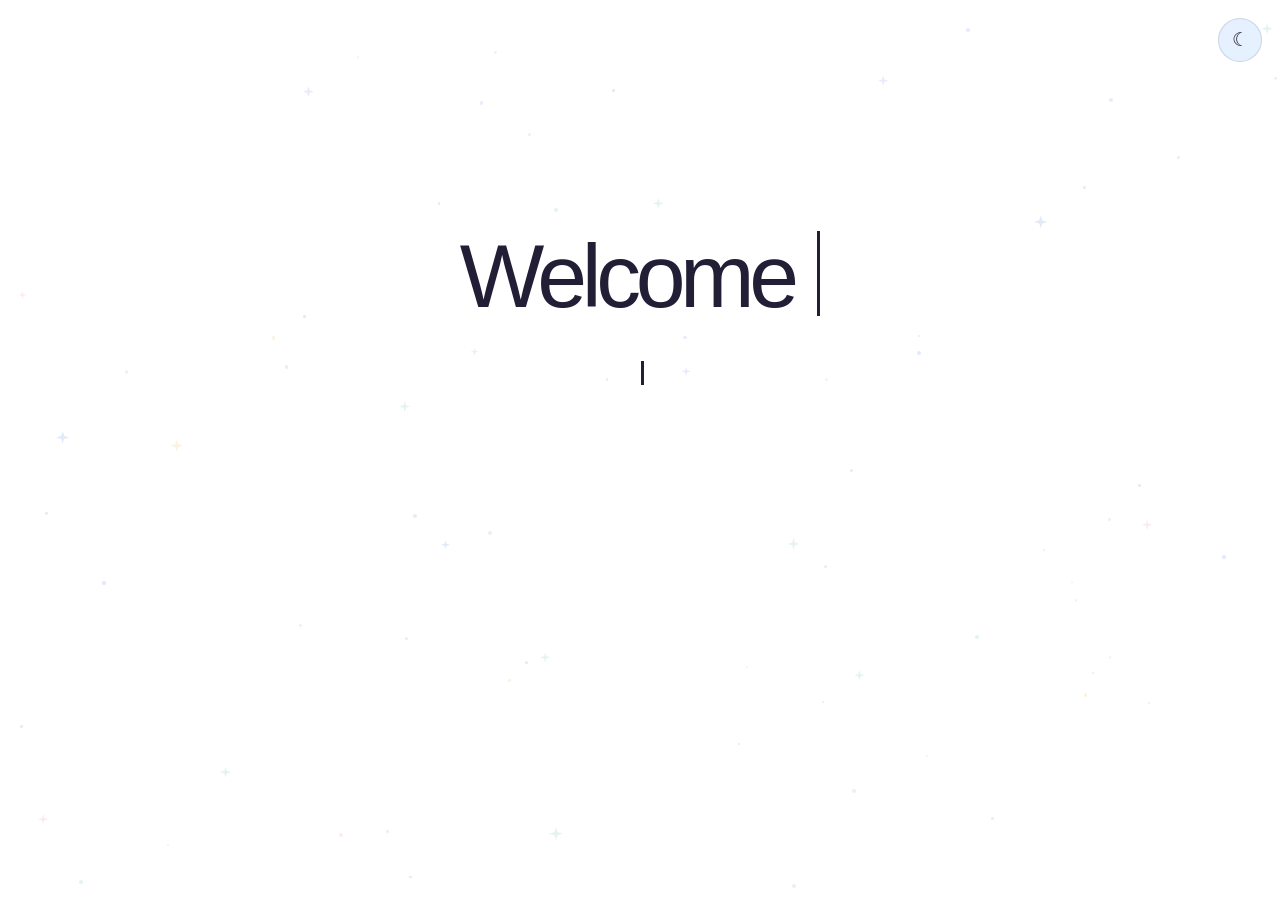
<file: index.html>
<!doctype html>
<html lang="en">
<head>
  <meta charset="utf-8">
  <meta name="viewport" content="width=device-width, initial-scale=1">
  <meta name="description" content="Roya Akrami — electrical engineering, machine learning, embedded systems, hardware integration, and space science.">
  <title>Welcome | Roya Akrami</title>
  <script>try{if(localStorage.getItem('theme')==='dark')document.documentElement.dataset.theme='dark'}catch(e){}</script>
  <link rel="stylesheet" href="styles.css">
  <script src="script.js" defer></script>
</head>
<body class="intro-page" data-page="intro">
  <main class="intro" aria-label="Welcome">
    <h1 class="intro-title"><span id="typed-title">Welcome to Roya's site</span><span class="caret" aria-hidden="true"></span></h1>
    <p class="intro-sub"><span id="typed-sub">Electrical engineering major</span><span class="caret" aria-hidden="true"></span></p>
    <a class="bubble bubble-link enter-bubble bubble-lavender" href="home.html"><span>enter</span></a>
    <p class="intro-hint">click the bubble or press enter</p>
  </main>
</body>
</html>
</file>
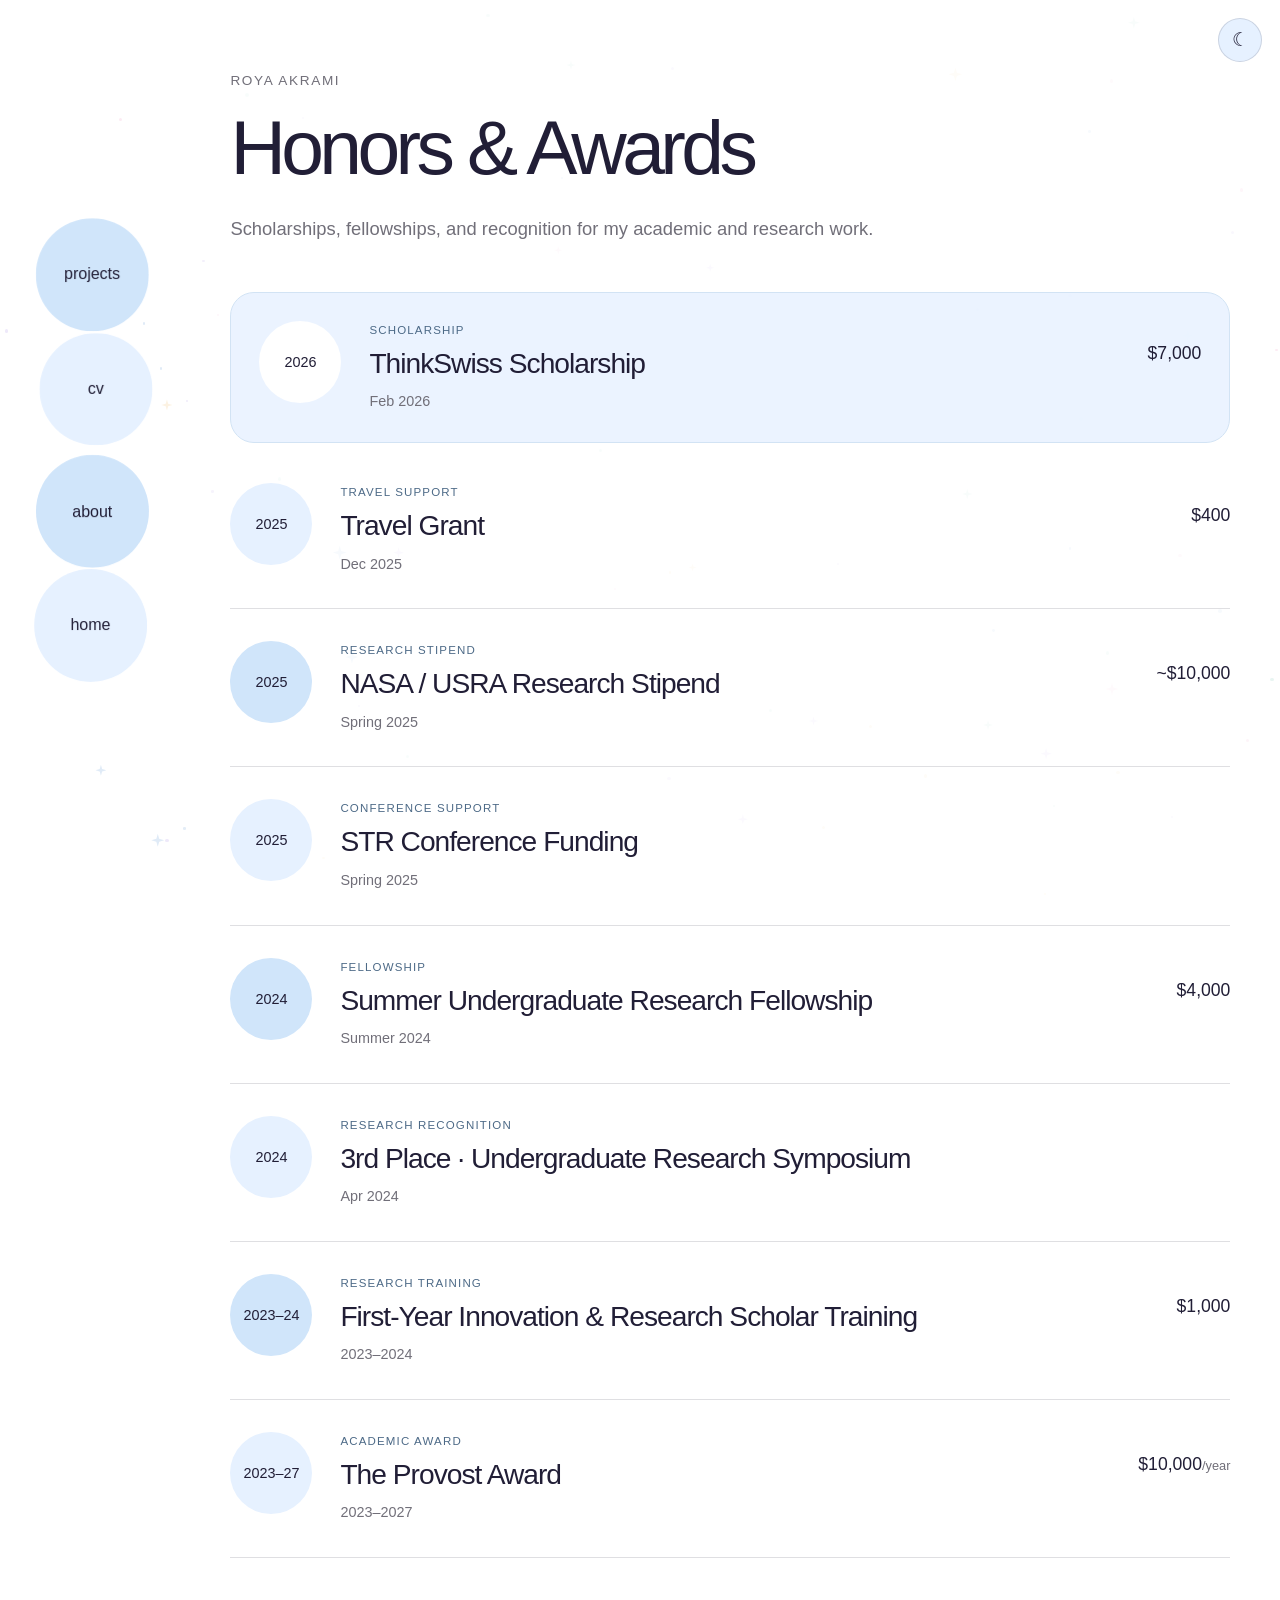
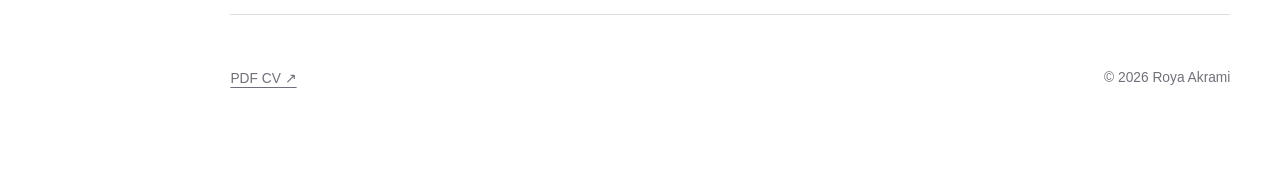
<file: awards.html>
<!doctype html>
<html lang="en">
<head>
  <meta charset="utf-8">
  <meta name="viewport" content="width=device-width, initial-scale=1">
  <meta name="description" content="Roya Akrami's scholarships, fellowships, and research awards.">
  <title>Honors &amp; Awards | Roya Akrami</title>
  <script>try{if(localStorage.getItem('theme')==='dark')document.documentElement.dataset.theme='dark'}catch(e){}</script>
  <link rel="stylesheet" href="styles.css">
  <script src="script.js" defer></script>
</head>
<body class="section-page page-awards" data-page="awards">
  <div class="page-layout">
    <nav class="side-nav" aria-label="Portfolio sections">
      <a class="bubble bubble-link side-bubble bubble-sage" href="projects.html"><span>projects</span></a>
      <a class="bubble bubble-link side-bubble bubble-lavender-light" href="cv.html"><span>cv</span></a>
      <a class="bubble bubble-link side-bubble bubble-sage" href="about.html"><span>about</span></a>
      <a class="bubble bubble-link side-bubble bubble-lavender-light" href="home.html"><span>home</span></a>
    </nav>

    <main class="scroll-content">
      <header class="page-copy content-block">
        <p class="kicker">Roya Akrami</p>
        <h1>Honors &amp; Awards</h1>
        <p>Scholarships, fellowships, and recognition for my academic and research work.</p>
      </header>

      <!-- These are the same eight awards, dates, and amounts from the original page. -->
      <section class="award-list content-block" aria-label="Awards and funding">
        <article class="award-item award-featured">
          <div class="award-year">2026</div>
          <div>
            <p class="award-kind">Scholarship</p>
            <h2>ThinkSwiss Scholarship</h2>
            <p class="award-date">Feb 2026</p>
          </div>
          <span class="award-amount">$7,000</span>
        </article>

        <article class="award-item">
          <div class="award-year">2025</div>
          <div>
            <p class="award-kind">Travel support</p>
            <h2>Travel Grant</h2>
            <p class="award-date">Dec 2025</p>
          </div>
          <span class="award-amount">$400</span>
        </article>

        <article class="award-item">
          <div class="award-year">2025</div>
          <div>
            <p class="award-kind">Research stipend</p>
            <h2>NASA / USRA Research Stipend</h2>
            <p class="award-date">Spring 2025</p>
          </div>
          <span class="award-amount">~$10,000</span>
        </article>

        <article class="award-item">
          <div class="award-year">2025</div>
          <div>
            <p class="award-kind">Conference support</p>
            <h2>STR Conference Funding</h2>
            <p class="award-date">Spring 2025</p>
          </div>
        </article>

        <article class="award-item">
          <div class="award-year">2024</div>
          <div>
            <p class="award-kind">Fellowship</p>
            <h2>Summer Undergraduate Research Fellowship</h2>
            <p class="award-date">Summer 2024</p>
          </div>
          <span class="award-amount">$4,000</span>
        </article>

        <article class="award-item">
          <div class="award-year">2024</div>
          <div>
            <p class="award-kind">Research recognition</p>
            <h2>3rd Place · Undergraduate Research Symposium</h2>
            <p class="award-date">Apr 2024</p>
          </div>
        </article>

        <article class="award-item">
          <div class="award-year">2023–24</div>
          <div>
            <p class="award-kind">Research training</p>
            <h2>First-Year Innovation &amp; Research Scholar Training</h2>
            <p class="award-date">2023–2024</p>
          </div>
          <span class="award-amount">$1,000</span>
        </article>

        <article class="award-item">
          <div class="award-year">2023–27</div>
          <div>
            <p class="award-kind">Academic award</p>
            <h2>The Provost Award</h2>
            <p class="award-date">2023–2027</p>
          </div>
          <span class="award-amount">$10,000<small>/year</small></span>
        </article>
      </section>

      <footer class="minimal-footer">
        <a href="assets/roya-akrami-cv.pdf" target="_blank" rel="noopener">PDF CV ↗</a>
        <span>© 2026 Roya Akrami</span>
      </footer>
    </main>
  </div>
</body>
</html>
</file>
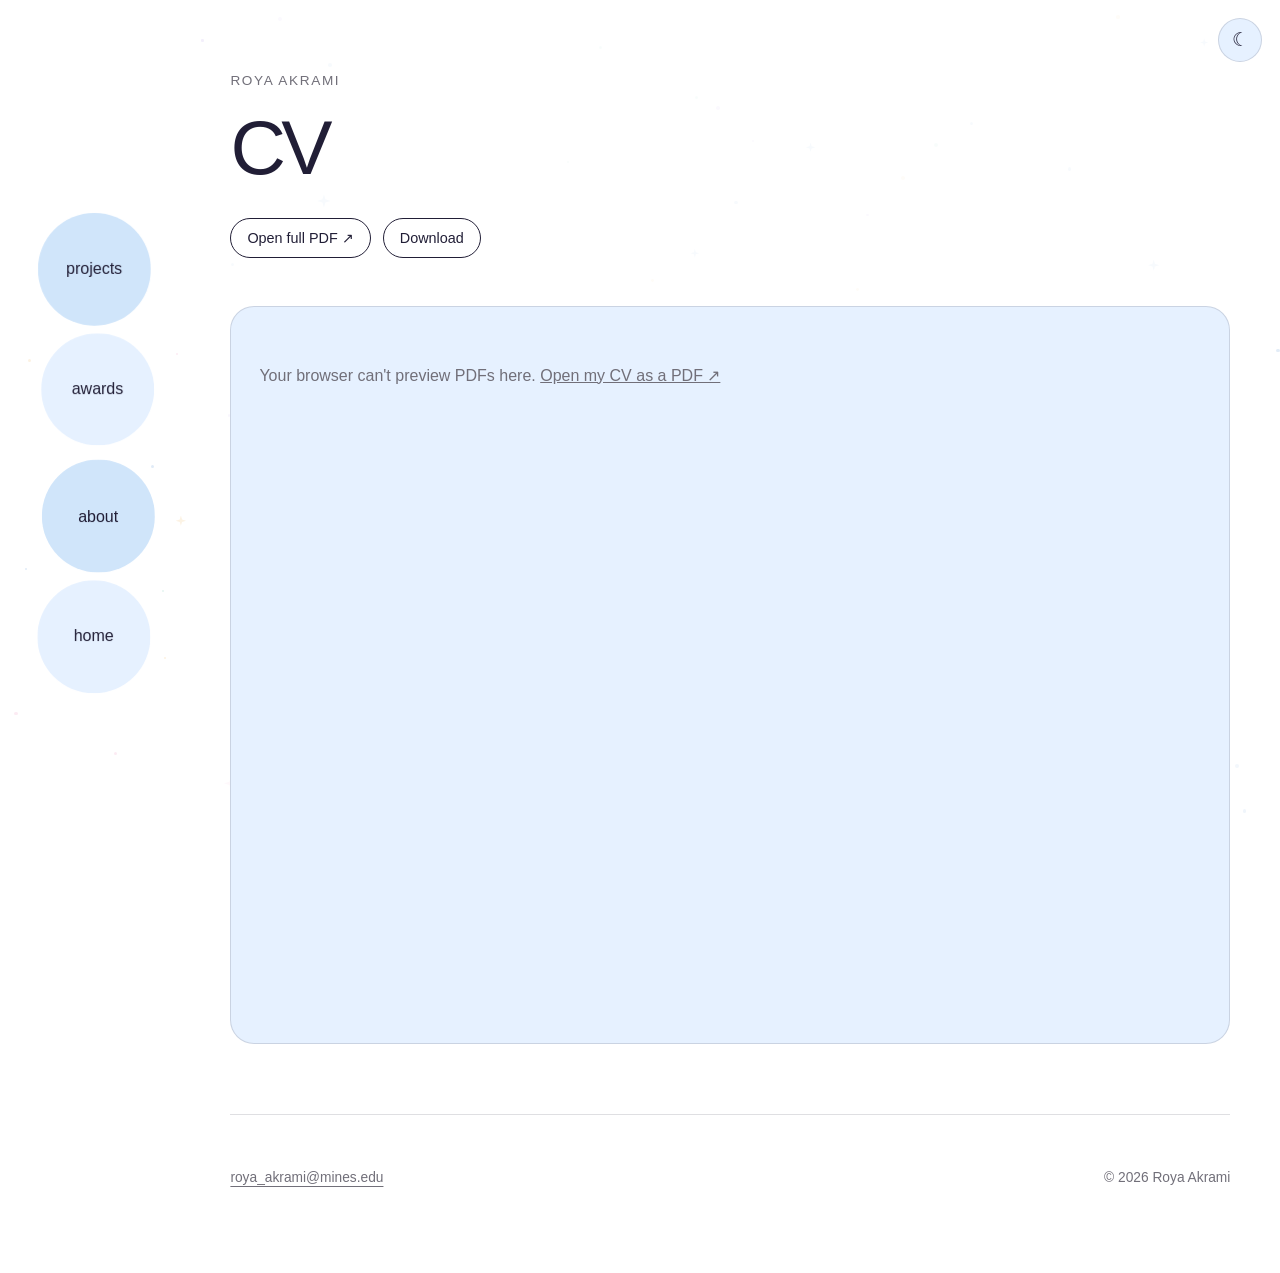
<file: cv.html>
<!doctype html>
<html lang="en">
<head>
  <meta charset="utf-8">
  <meta name="viewport" content="width=device-width, initial-scale=1">
  <title>CV | Roya Akrami</title>
  <script>try{if(localStorage.getItem('theme')==='dark')document.documentElement.dataset.theme='dark'}catch(e){}</script>
  <link rel="stylesheet" href="styles.css">
  <script src="script.js" defer></script>
</head>
<body class="section-page page-awards page-cv" data-page="cv">
  <div class="page-layout">
    <nav class="side-nav" aria-label="Portfolio sections">
      <a class="bubble bubble-link side-bubble bubble-sage" href="projects.html"><span>projects</span></a>
      <a class="bubble bubble-link side-bubble bubble-lavender-light" href="awards.html"><span>awards</span></a>
      <a class="bubble bubble-link side-bubble bubble-sage" href="about.html"><span>about</span></a>
      <a class="bubble bubble-link side-bubble bubble-lavender-light" href="home.html"><span>home</span></a>
    </nav>

    <main class="scroll-content">
      <header class="page-copy content-block cv-head">
        <p class="kicker">Roya Akrami</p>
        <h1>CV</h1>
        <div class="cv-actions">
          <a href="assets/roya-akrami-cv.pdf" target="_blank" rel="noopener">Open full PDF ↗</a>
          <a href="assets/roya-akrami-cv.pdf" download>Download</a>
        </div>
      </header>

      <section class="cv-viewer" aria-label="CV preview">
        <object data="assets/roya-akrami-cv.pdf#view=FitH" type="application/pdf">
          <p>Your browser can't preview PDFs here. <a href="assets/roya-akrami-cv.pdf" target="_blank" rel="noopener">Open my CV as a PDF ↗</a></p>
        </object>
      </section>

      <footer class="minimal-footer">
        <a href="mailto:roya_akrami@mines.edu">roya_akrami@mines.edu</a>
        <span>© 2026 Roya Akrami</span>
      </footer>
    </main>
  </div>
</body>
</html>
</file>
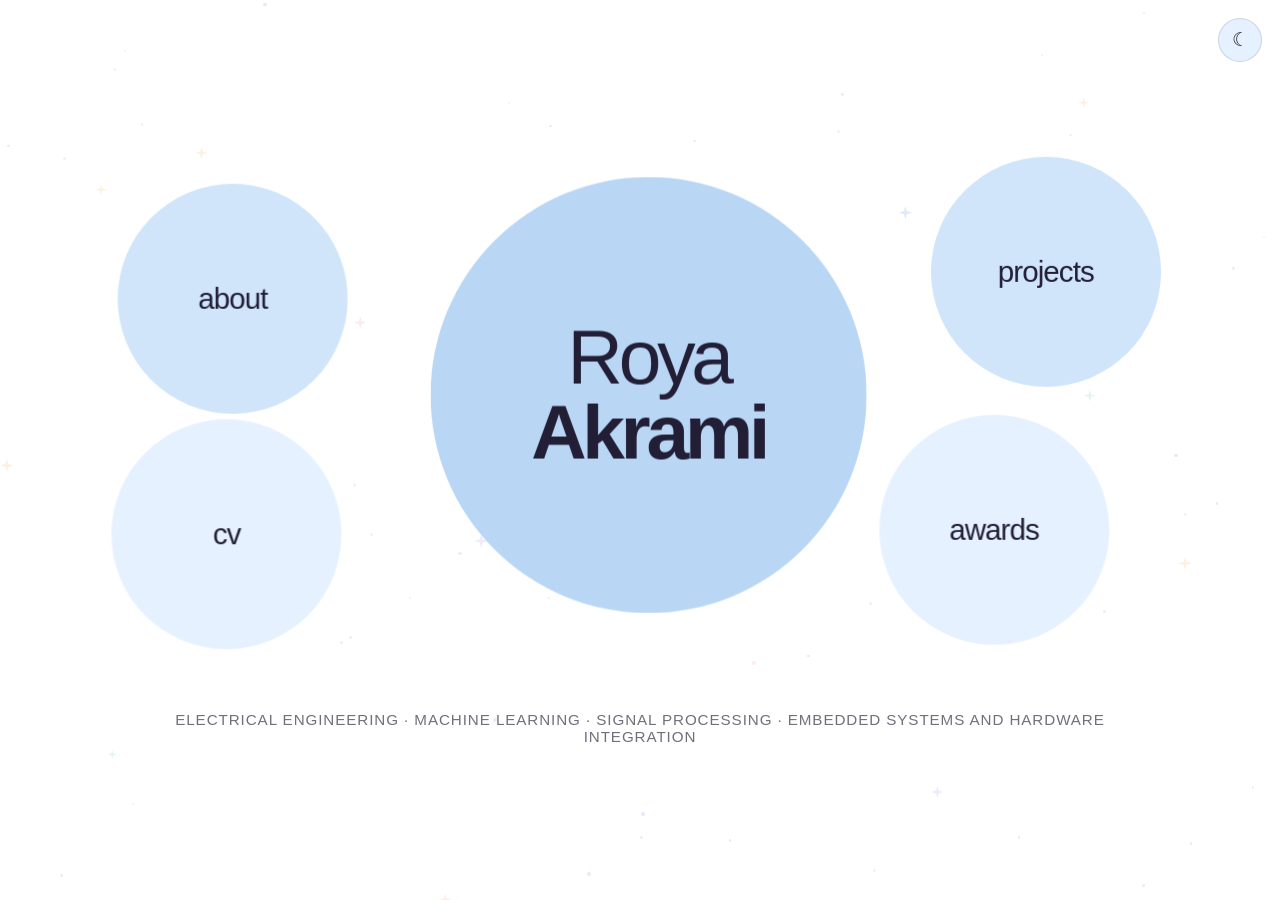
<file: home.html>
<!doctype html>
<html lang="en">
<head>
  <meta charset="utf-8">
  <meta name="viewport" content="width=device-width, initial-scale=1">
  <meta name="description" content="Roya Akrami — electrical engineering, machine learning, embedded systems, hardware integration, and space science.">
  <title>Home | Roya Akrami</title>
  <script>try{if(localStorage.getItem('theme')==='dark')document.documentElement.dataset.theme='dark'}catch(e){}</script>
  <link rel="stylesheet" href="styles.css">
  <script src="script.js" defer></script>
</head>
<body class="home-page" data-page="home">
  <main class="bubble-home" aria-label="Roya Akrami portfolio">

    <div class="bubble name-bubble bubble-lavender" aria-label="Roya Akrami">
      <span>Roya<br><strong>Akrami</strong></span>
    </div>

    <a class="bubble bubble-link home-nav about-bubble bubble-sage" href="about.html" data-drift="1">
      <span>about</span>
    </a>

    <a class="bubble bubble-link home-nav projects-bubble bubble-sage" href="projects.html" data-drift="2">
      <span>projects</span>
    </a>

    <a class="bubble bubble-link home-nav awards-bubble bubble-lavender-light" href="awards.html" data-drift="3">
      <span>awards</span>
    </a>

    <a class="bubble bubble-link home-nav cv-bubble bubble-lavender-light" href="cv.html" data-drift="4">
      <span>cv</span>
    </a>

    <div class="home-caption">
      Electrical engineering · Machine Learning · Signal Processing · Embedded systems and Hardware Integration
    </div>
  </main>
</body>
</html>
</file>
<file: styles.css>
:root {
  --ink: #211e36;
  --text: #25242a;
  --muted: #716f79;
  --paper: #ffffff;
  --lavender: #b9d7f5;
  --lavender-light: #e6f1ff;
  --sage: #d0e5fa;
  --line: rgba(33, 30, 54, 0.14);
  --shadow: 0 20px 60px rgba(30, 28, 51, 0.08);
  --side-space: 220px;
}

* { box-sizing: border-box; }
html { scroll-behavior: smooth; }
body { margin: 0; background: var(--paper); color: var(--text); font-family: Arial, Helvetica, sans-serif; }
a { color: inherit; }
button, a { -webkit-tap-highlight-color: transparent; }

.bubble {
  display: grid;
  place-items: center;
  border-radius: 50%;
  color: var(--ink);
  text-decoration: none;
  text-align: center;
  user-select: none;
  transform-origin: center;
}
.bubble-sage { background: var(--sage); }
.bubble-lavender { background: var(--lavender); }
.bubble-lavender-light { background: var(--lavender-light); }
.bubble-link { cursor: pointer; transition: filter 180ms ease, box-shadow 180ms ease; }
.bubble-link:hover { filter: saturate(1.06) brightness(.985); box-shadow: var(--shadow); }
.bubble-link:focus-visible { outline: 3px solid var(--ink); outline-offset: 5px; }

/* HOME */
.home-page { min-height: 100vh; overflow: hidden; }
.bubble-home { position: relative; width: 100vw; height: 100vh; min-height: 680px; overflow: hidden; background: #fff; }
.home-note { position: absolute; top: 7vh; left: 21vw; z-index: 2; font-size: clamp(1rem, 1.5vw, 1.45rem); color: var(--muted); letter-spacing: .01em; }
.home-caption { position: absolute; left: 50%; bottom: 4.5vh; transform: translateX(-50%); z-index: 2; width: min(90vw, 850px); text-align: center; font-size: .95rem; color: var(--muted); letter-spacing: .06em; text-transform: uppercase; }
.name-bubble { position: absolute; z-index: 4; left: 50%; top: 50%; width: clamp(330px, 31vw, 500px); aspect-ratio: 1; transform: translate(-50%, -50%); font-size: clamp(3.6rem, 6vw, 6.8rem); line-height: .98; letter-spacing: -.055em; animation: breathe 7s ease-in-out infinite; }
.name-bubble strong { font-weight: 700; }
.home-nav { position: absolute; z-index: 3; width: clamp(165px, 15vw, 245px); aspect-ratio: 1; font-size: clamp(1.45rem, 2.3vw, 2.4rem); letter-spacing: -.03em; }
.about-bubble { left: 24%; top: 22%; animation: floatA 8s ease-in-out infinite; }
.projects-bubble { right: 13%; top: 19%; animation: floatB 9s ease-in-out infinite; }
.cv-bubble { left: 11%; bottom: 14%; animation: floatB 8.5s ease-in-out infinite reverse; }
.awards-bubble { right: 11%; bottom: 14%; animation: floatA 9.5s ease-in-out infinite reverse; }

@keyframes floatA { 0%,100%{translate:0 0;} 35%{translate:14px -18px;} 70%{translate:-8px 11px;} }
@keyframes floatB { 0%,100%{translate:0 0;} 40%{translate:-13px 15px;} 75%{translate:10px -8px;} }
@keyframes breathe { 0%,100%{scale:1;} 50%{scale:1.018;} }

/* SECTION PAGE LAYOUT */
.section-page { min-height: 100vh; background: #fff; }
.page-layout { position: relative; min-height: 100vh; }
.section-orbit { position: fixed; z-index: 20; top: 34px; left: 42px; width: 300px; pointer-events: none; }
.active-page-bubble { width: clamp(185px, 18vw, 290px); aspect-ratio: 1; font-size: clamp(1.8rem, 2.4vw, 2.8rem); box-shadow: 0 15px 50px rgba(33,30,54,.04); pointer-events: auto; }
.orbit-note { width: 240px; margin: 18px 0 0 18px; color: var(--muted); font-size: .86rem; line-height: 1.35; }
.side-nav { position: fixed; z-index: 30; top: 50%; right: 38px; transform: translateY(-50%); display: grid; gap: 8px; }
.side-bubble { width: clamp(88px, 8.8vw, 135px); aspect-ratio: 1; font-size: clamp(.9rem, 1.25vw, 1.25rem); animation: sideFloat 7s ease-in-out infinite; }
.side-bubble:nth-child(2) { animation-delay: -1.6s; }
.side-bubble:nth-child(3) { animation-delay: -3.2s; }
.side-bubble:nth-child(4) { animation-delay: -4.8s; }
@keyframes sideFloat { 0%,100%{translate:0 0;} 50%{translate:0 -7px;} }

.scroll-content { width: min(100% - var(--side-space), 1080px); margin-left: clamp(70px, 17vw, 310px); padding: 220px 60px 80px 0; }
.content-block { margin-bottom: 110px; }
.kicker { margin: 0 0 18px; color: var(--muted); font-size: .85rem; letter-spacing: .12em; text-transform: uppercase; }
h1 { margin: 0; max-width: 920px; color: var(--ink); font-size: clamp(3rem, 6vw, 6.3rem); line-height: .98; letter-spacing: -.06em; font-weight: 500; }
h2 { color: var(--ink); letter-spacing: -.035em; }
p { line-height: 1.65; }
.page-copy > p:last-child { max-width: 760px; margin-top: 28px; color: var(--muted); font-size: 1.15rem; }

/* PHOTO CIRCLES */
.round-photo { position: relative; flex: 0 0 auto; overflow: hidden; border-radius: 50%; background-color: var(--lavender-light); background-image: var(--photo); background-size: cover; background-position: center; box-shadow: inset 0 0 0 1px rgba(33,30,54,.03); }
.round-photo::after { content:""; position:absolute; inset:0; background: linear-gradient(180deg, transparent 60%, rgba(33,30,54,.20)); opacity:.35; pointer-events:none; }
.photo-hint { position: absolute; z-index: 2; left: 50%; top: 50%; transform: translate(-50%, -50%); width: 75%; text-align: center; color: rgba(33,30,54,.65); font-size: .78rem; line-height: 1.35; }

/* ABOUT */
.about-intro { display: grid; grid-template-columns: 340px 1fr; gap: 70px; align-items: center; }
.profile-photo { width: 340px; height: 340px; }
.intro-copy h1 { font-size: clamp(2.8rem, 4.8vw, 5.4rem); }
.intro-copy > p:last-child { color: var(--muted); font-size: 1.12rem; }
.text-section { display: grid; grid-template-columns: 90px 1fr; gap: 35px; padding-top: 45px; border-top: 1px solid var(--line); }
.section-number { font-size: .85rem; color: var(--muted); }
.text-section h2, .split-section h2 { margin: 0 0 18px; font-size: clamp(2.2rem, 3.8vw, 4rem); font-weight: 500; }
.text-section p, .split-section p { max-width: 760px; color: var(--muted); font-size: 1.08rem; }
.split-section { display: grid; grid-template-columns: minmax(0,1fr) 300px; gap: 70px; align-items: center; padding-top: 45px; border-top: 1px solid var(--line); }
.split-section.reverse { grid-template-columns: 300px minmax(0,1fr); }
.medium-photo { width: 290px; height: 290px; }

/* PROJECTS */
.project-story { display: grid; grid-template-columns: 310px minmax(0,1fr); gap: 65px; align-items: center; min-height: 360px; padding-top: 55px; border-top: 1px solid var(--line); }
.project-story.flip { grid-template-columns: minmax(0,1fr) 310px; }
.project-story.flip .round-photo { grid-column: 2; }
.project-story.flip .story-copy { grid-column: 1; grid-row: 1; }
.project-circle { width: 300px; height: 300px; }
.project-meta { margin: 0 0 12px; color: var(--muted); font-size: .86rem; letter-spacing: .04em; }
.story-copy h2 { margin: 0 0 16px; font-size: clamp(2rem, 3.5vw, 3.8rem); font-weight: 500; line-height: 1.05; }
.story-copy p:not(.project-meta):not(.tools) { max-width: 650px; color: var(--muted); font-size: 1.08rem; }
.tools { margin-top: 28px; color: var(--ink); font-size: .9rem; letter-spacing: .04em; }

/* AWARDS */
.award-list { border-top: 1px solid var(--line); }
.award-item { display: grid; grid-template-columns: 110px 1fr; gap: 36px; padding: 42px 0 46px; border-bottom: 1px solid var(--line); }
.award-year { display: grid; place-items: center; width: 82px; height: 82px; border-radius: 50%; background: var(--lavender-light); color: var(--ink); font-size: .9rem; }
.award-item:nth-child(odd) .award-year { background: var(--sage); }
.award-item h2 { margin: 0 0 10px; font-size: clamp(1.7rem, 2.8vw, 2.8rem); font-weight: 500; }
.award-item p { max-width: 730px; margin: 0 0 10px; color: var(--muted); font-size: 1.02rem; }
.award-item div > span { color: var(--muted); font-size: .88rem; }
.award-photo-row { display: flex; justify-content: space-between; gap: 24px; }
.award-photo { width: min(28%, 260px); aspect-ratio: 1; }
.leadership-bubble-section { display: grid; grid-template-columns: 240px 1fr; gap: 60px; padding-top: 50px; border-top: 1px solid var(--line); }
.leadership-bubble { display: grid; place-items: center; width: 220px; height: 220px; border-radius: 50%; color: var(--ink); font-size: 1.35rem; }
.leadership-copy { display: grid; gap: 60px; }
.leadership-copy h2 { margin: 0 0 14px; font-size: clamp(1.8rem, 2.9vw, 3rem); font-weight: 500; }
.leadership-copy article > p:last-child { color: var(--muted); }

/* CV */
.cv-actions { display: flex; flex-wrap: wrap; gap: 12px; margin-top: 32px; }
.cv-actions a { padding: 11px 16px; border: 1px solid var(--ink); border-radius: 999px; text-decoration: none; font-size: .9rem; }
.cv-actions a:hover { background: var(--ink); color: #fff; }
.cv-section { display: grid; grid-template-columns: 180px minmax(0,1fr); gap: 50px; padding-top: 45px; border-top: 1px solid var(--line); }
.cv-label { color: var(--muted); font-size: .85rem; letter-spacing: .1em; text-transform: uppercase; }
.cv-body { display: grid; gap: 46px; }
.cv-body article { max-width: 780px; }
.cv-heading { display: flex; justify-content: space-between; gap: 30px; align-items: baseline; }
.cv-heading h2, .compact-list h2, .cv-awards-grid h2 { margin: 0; font-size: clamp(1.4rem, 2.2vw, 2rem); font-weight: 500; }
.cv-heading span { flex: 0 0 auto; color: var(--muted); font-size: .86rem; }
.role { margin: 7px 0 8px; color: var(--ink); font-weight: 600; }
.cv-body p, .cv-body li { color: var(--muted); line-height: 1.6; }
.cv-body ul { margin: 10px 0 0; padding-left: 20px; }
.cv-body li + li { margin-top: 8px; }
.compact-list { gap: 30px; }
.compact-list p { margin-bottom: 0; }
.cv-awards-grid { grid-template-columns: repeat(2, minmax(0,1fr)); gap: 28px 45px; }
.cv-awards-grid article { padding-bottom: 22px; border-bottom: 1px solid var(--line); }
.cv-awards-grid p { margin: 8px 0 0; }
.skill-cloud { margin: 0; color: var(--ink) !important; font-size: clamp(1.35rem, 2.5vw, 2.3rem); line-height: 1.45 !important; letter-spacing: -.02em; }
.contact-lines { gap: 12px; }
.contact-lines a { width: fit-content; text-underline-offset: 4px; }

.minimal-footer { display: flex; justify-content: space-between; gap: 30px; padding: 55px 0 8px; border-top: 1px solid var(--line); color: var(--muted); font-size: .86rem; }
.minimal-footer a { text-underline-offset: 4px; }

/* TRANSITION OVERLAY CREATED BY JS */
.transition-bubble { position: fixed; z-index: 9999; margin: 0; border-radius: 50%; pointer-events: none; display: grid; place-items: center; color: var(--ink); text-align:center; will-change: transform; }
.transition-bubble span { transition: opacity 180ms ease; }
body.is-transitioning .transition-bubble span { opacity: 0; }

@media (max-width: 1100px) {
  :root { --side-space: 165px; }
  .section-orbit { left: 28px; }
  .side-nav { right: 24px; }
  .scroll-content { margin-left: 220px; padding-right: 40px; }
  .about-intro { grid-template-columns: 260px 1fr; gap: 45px; }
  .profile-photo { width: 260px; height: 260px; }
  .project-story, .project-story.flip { grid-template-columns: 240px 1fr; gap: 45px; }
  .project-story.flip .round-photo { grid-column: 1; }
  .project-story.flip .story-copy { grid-column: 2; }
  .project-circle { width: 230px; height: 230px; }
}

@media (max-width: 820px) {
  .home-note { left: 8vw; top: 5vh; }
  .name-bubble { width: min(62vw, 390px); }
  .home-nav { width: min(31vw, 190px); }
  .about-bubble { left: 5%; top: 22%; }
  .projects-bubble { right: 5%; top: 20%; }
  .cv-bubble { left: 5%; bottom: 17%; }
  .awards-bubble { right: 5%; bottom: 16%; }
  .home-caption { font-size: .75rem; }

  .section-orbit { position: absolute; top: 24px; left: 22px; width: auto; }
  .active-page-bubble { width: 160px; }
  .orbit-note { display: none; }
  .side-nav { position: fixed; top: auto; bottom: 14px; left: 50%; right: auto; transform: translateX(-50%); display: flex; gap: 6px; padding: 7px; border-radius: 999px; background: rgba(255,255,255,.86); backdrop-filter: blur(12px); box-shadow: 0 10px 30px rgba(33,30,54,.08); }
  .side-bubble { width: 62px; font-size: .75rem; animation: none; }
  .scroll-content { width: auto; margin-left: 0; padding: 220px 22px 110px; }
  .about-intro { grid-template-columns: 1fr; }
  .profile-photo { width: min(70vw, 330px); height: auto; aspect-ratio: 1; }
  .split-section, .split-section.reverse { grid-template-columns: 1fr; }
  .medium-photo { width: min(65vw, 280px); height: auto; aspect-ratio: 1; }
  .split-section.reverse .round-photo { grid-row: 2; }
  .project-story, .project-story.flip { grid-template-columns: 1fr; gap: 30px; }
  .project-story.flip .round-photo, .project-story.flip .story-copy { grid-column: 1; }
  .project-story.flip .round-photo { grid-row: 1; }
  .project-story.flip .story-copy { grid-row: 2; }
  .project-circle { width: min(68vw, 300px); height: auto; aspect-ratio: 1; }
  .award-photo-row { flex-wrap: wrap; justify-content: flex-start; }
  .award-photo { width: 42%; }
  .leadership-bubble-section { grid-template-columns: 1fr; }
  .leadership-bubble { width: 180px; height: 180px; }
  .cv-section { grid-template-columns: 1fr; gap: 24px; }
  .cv-label { padding-bottom: 9px; border-bottom: 1px solid var(--line); }
}

@media (max-width: 560px) {
  .bubble-home { min-height: 620px; }
  .name-bubble { top: 48%; width: 66vw; font-size: 13vw; }
  .home-nav { width: 30vw; font-size: 1rem; }
  .about-bubble { top: 19%; left: 4%; }
  .projects-bubble { top: 17%; right: 4%; }
  .cv-bubble { left: 4%; bottom: 14%; }
  .awards-bubble { right: 4%; bottom: 12%; }
  .home-caption { bottom: 2vh; font-size: .63rem; }
  h1 { font-size: clamp(2.8rem, 14vw, 4.5rem); }
  .text-section { grid-template-columns: 1fr; gap: 10px; }
  .award-item { grid-template-columns: 1fr; gap: 20px; }
  .award-photo { width: 68%; }
  .cv-heading { display: block; }
  .cv-heading span { display: block; margin-top: 6px; }
  .cv-awards-grid { grid-template-columns: 1fr; }
  .minimal-footer { flex-direction: column; }
}

@media (prefers-reduced-motion: reduce) {
  *, *::before, *::after { scroll-behavior: auto !important; animation-duration: .01ms !important; animation-iteration-count: 1 !important; transition-duration: .01ms !important; }
}
.page-entry-wash { position: fixed; inset: 0; z-index: 9998; pointer-events: none; }


/* give the floating bubbles enough space */
.home-page {
  overflow: auto;
}

.bubble-home {
  --nav-size: min(18vw, 245px);
  --name-size: min(34vw, 500px);

  display: grid;
  grid-template-columns: var(--nav-size) var(--name-size) var(--nav-size);
  grid-template-areas:
    "about name projects"
    "cv name awards"
    "caption caption caption";

  gap: 48px;
  place-items: center;
  place-content: center;
  width: 100%;
  height: auto;
  min-height: 100vh;
  padding: 40px 24px;
}

/* let the grid position the bubbles */
.bubble-home > .bubble {
  position: relative;
  inset: auto;
  transform: none;
}

.bubble-home .name-bubble {
  grid-area: name;
  width: var(--name-size);
}

.bubble-home .home-nav {
  width: var(--nav-size);
}

.bubble-home .about-bubble { grid-area: about; }
.bubble-home .projects-bubble { grid-area: projects; }
.bubble-home .cv-bubble { grid-area: cv; }
.bubble-home .awards-bubble { grid-area: awards; }

.bubble-home .home-caption {
  grid-area: caption;
  position: static;
  transform: none;
  width: 100%;
}

/* smaller screens: put the name between two rows of links */
@media (max-width: 820px) {
  .bubble-home {
    --nav-size: min(30vw, 180px);
    --name-size: min(62vw, 360px);

    grid-template-columns: repeat(2, var(--nav-size));
    grid-template-areas:
      "about projects"
      "name name"
      "cv awards"
      "caption caption";

    gap: 42px;
    padding: 32px 20px;
  }
}

/* remove the large top-left bubble */
.section-orbit {
  display: none;
}

/* reduce the space above the page content */
.section-page .scroll-content {
  padding-top: 70px;
}

@media (min-width: 821px) {
  .side-nav {
    left: 38px;
    right: auto;
  }
}

/* TWINKLING STARS */
/* The stars sit above the white background and behind all the page content. */
body { isolation: isolate; }
.bubble-home { background: transparent; }

.star-field {
  position: fixed;
  inset: 0;
  z-index: -1;
  overflow: hidden;
  pointer-events: none;
}

.twinkle-star {
  position: absolute;
  display: block;
  border-radius: 50%;
  background: #669bd5;
  opacity: .3;
  animation: star-twinkle 5s ease-in-out infinite;
}

/* A few larger, four-point stars mixed in with the little dots. */
.twinkle-star.sparkle {
  border-radius: 0;
  clip-path: polygon(50% 0%, 61% 38%, 100% 50%, 61% 62%, 50% 100%, 39% 62%, 0% 50%, 39% 38%);
}

@keyframes star-twinkle {
  0%, 100% { opacity: .15; transform: scale(.75); }
  50% { opacity: .8; transform: scale(1.15); }
}

/* Keep the stars still when a visitor has requested less animation. */
@media (prefers-reduced-motion: reduce) {
  .twinkle-star {
    animation: none !important;
    opacity: .3;
    transform: none;
  }
}

/* AWARDS PAGE: use the existing award rows instead of CV sections. */
.page-awards .scroll-content {
  width: min(1000px, calc(100% - 280px));
  margin-left: clamp(200px, 18vw, 280px);
  padding-right: 0;
}

.page-awards .page-copy { margin-bottom: 48px; }
.page-awards .award-list { border-top: 0; margin-bottom: 56px; }

.page-awards .award-item {
  grid-template-columns: 82px minmax(0, 1fr) auto;
  align-items: start;
  gap: 28px;
  padding: 32px 0;
}

.page-awards .award-item h2 {
  font-size: clamp(1.4rem, 2.2vw, 2.1rem);
  line-height: 1.15;
}

.page-awards .award-kind {
  margin: 0 0 8px;
  color: #4d6a87;
  font-size: .72rem;
  letter-spacing: .1em;
  text-transform: uppercase;
}

.page-awards .award-date { margin-bottom: 0; font-size: .9rem; }

.award-amount {
  padding-top: 22px;
  color: var(--ink);
  font-size: 1.1rem;
  white-space: nowrap;
}

.award-amount small { font-size: .8rem; color: var(--muted); }

.page-awards .award-featured {
  margin-bottom: 8px;
  padding: 28px;
  border: 1px solid #d2e3f4;
  border-radius: 24px;
  background: rgba(230, 241, 255, .8);
}

.page-awards .award-featured .award-year { background: #fff; }

@media (max-width: 1100px) {
  .page-awards .award-item { grid-template-columns: 82px minmax(0, 1fr); }
  .award-amount { grid-column: 2; padding-top: 0; margin-top: -12px; }
}

@media (max-width: 820px) {
  .page-awards .scroll-content {
    width: auto;
    margin-left: 0;
    padding: 56px 22px 120px;
  }
}

@media (max-width: 560px) {
  .page-awards .award-item { grid-template-columns: 56px minmax(0, 1fr); gap: 18px; }
  .page-awards .award-year { width: 56px; height: 56px; font-size: .72rem; }
  .page-awards .award-featured { padding: 20px 16px; }
}


/* =====================================================
   NEW: night mode, stars, photos, lightbox, intro, CV
   ===================================================== */

/* ---------- Night mode ---------- */
:root { --veil: rgba(255,255,255,.74); --nav-bg: rgba(255,255,255,.86); --award-feature-bg: rgba(230,241,255,.8); --award-feature-line: #d2e3f4; --kind: #4d6a87; --star-max: .42; --select-bg: #f6c6e2; --select-text: #211e36; color-scheme: light; }
:root[data-theme="dark"] {
  --ink: #e9e7ff; --text: #d9d8e6; --muted: #a3a1b6; --paper: #0f1124;
  --lavender: #3b4b80; --lavender-light: #29365f; --sage: #2f4772;
  --line: rgba(233,231,255,.16); --shadow: 0 20px 60px rgba(0,0,0,.4);
  --veil: rgba(15,17,36,.74); --nav-bg: rgba(15,17,36,.86);
  --award-feature-bg: rgba(41,54,95,.7); --award-feature-line: #3b4b80; --kind: #9fb8d6;
  --star-max: .8; --select-bg: #8a63d2; --select-text: #ffffff; color-scheme: dark;
}
body, .section-page { background: var(--paper); transition: background-color 300ms ease, color 300ms ease; }
.bubble { transition: background-color 300ms ease; }
.page-awards .award-kind { color: var(--kind); }
.page-awards .award-featured { border-color: var(--award-feature-line); background: var(--award-feature-bg); }
.page-awards .award-featured .award-year { background: var(--paper); }
@media (max-width: 820px) { .side-nav { background: var(--nav-bg); } }

.theme-toggle {
  position: fixed; z-index: 60; top: 18px; right: 18px; width: 44px; height: 44px;
  border: 1px solid var(--line); border-radius: 50%; background: var(--lavender-light);
  color: var(--ink); font-size: 1.2rem; line-height: 1; cursor: pointer;
  display: grid; place-items: center; transition: transform 200ms ease, background-color 300ms ease;
}
.theme-toggle:hover { transform: rotate(18deg) scale(1.08); }
.theme-toggle:focus-visible { outline: 3px solid var(--ink); outline-offset: 3px; }

/* ---------- Highlight color ---------- */
::selection { background: var(--select-bg); color: var(--select-text); }
::-moz-selection { background: var(--select-bg); color: var(--select-text); }

/* ---------- Stars: pastel colors, quieter, faded behind text ---------- */
.twinkle-star { opacity: .2; }
@keyframes star-twinkle {
  0%, 100% { opacity: .08; transform: scale(.75); }
  50% { opacity: var(--star-max); transform: scale(1.1); }
}
/* Soft feathered veil behind the reading area so stars never fight with the words */
.section-page .scroll-content {
  background: var(--veil);
  border-radius: 40px;
  box-shadow: 0 0 40px 24px var(--veil);
}

/* ---------- Floating bubbles are now driven by script.js ---------- */
.bubble-home .home-nav, .side-bubble { animation: none; }
.bubble-home .bubble, .side-bubble, .enter-bubble { will-change: translate; }

/* ---------- Photos: black & white until hover (headshot stays in color) ---------- */
.round-photo { cursor: zoom-in; }
.round-photo:not(.profile-photo) { filter: grayscale(1); transition: filter 450ms ease, transform 450ms ease; }
.round-photo:not(.profile-photo):hover,
.round-photo:not(.profile-photo):focus-visible { filter: grayscale(0); }
.round-photo:focus-visible { outline: 3px solid var(--ink); outline-offset: 5px; }

/* ---------- Photo lightbox ---------- */
.lightbox { position: fixed; inset: 0; z-index: 200; display: grid; place-items: center; padding: 24px; background: rgba(15,17,36,.66); backdrop-filter: blur(6px); opacity: 0; visibility: hidden; transition: opacity 250ms ease, visibility 250ms; }
.lightbox.open { opacity: 1; visibility: visible; }
.lightbox-window { position: relative; width: min(920px, 100%); max-height: 92vh; display: grid; grid-template-rows: minmax(0, 1fr) auto; overflow: hidden; border-radius: 28px; background: var(--paper); color: var(--text); box-shadow: 0 30px 90px rgba(0,0,0,.35); transform: translateY(14px) scale(.98); transition: transform 280ms ease; }
.lightbox.open .lightbox-window { transform: none; }
.lightbox-image-wrap { display: grid; place-items: center; min-height: 160px; background: var(--lavender-light); overflow: hidden; }
.lightbox-image { display: none; max-width: 100%; max-height: 68vh; object-fit: contain; }
.lightbox-missing { display: none; margin: 60px 20px; color: var(--muted); }
.lightbox-text { padding: 22px 28px 26px; }
.lightbox-text h3 { margin: 0 0 8px; color: var(--ink); font-size: 1.3rem; font-weight: 600; letter-spacing: -.02em; }
.lightbox-text p { margin: 0; color: var(--muted); line-height: 1.55; }
.lightbox-close { position: absolute; z-index: 2; top: 12px; right: 12px; width: 40px; height: 40px; border: 0; border-radius: 50%; background: var(--paper); color: var(--ink); font-size: 1.6rem; line-height: 1; cursor: pointer; box-shadow: 0 4px 14px rgba(0,0,0,.2); }
.lightbox-close:focus-visible { outline: 3px solid var(--ink); outline-offset: 2px; }
body.lightbox-open { overflow: hidden; }

/* ---------- Intro page ---------- */
.intro-page { min-height: 100vh; overflow: hidden; }
.intro { min-height: 100vh; display: flex; flex-direction: column; align-items: center; justify-content: center; gap: 22px; padding: 40px 24px; text-align: center; }
.intro-title { max-width: 900px; font-size: clamp(2.6rem, 7vw, 6.4rem); min-height: 1.1em; }
.intro-sub { margin: 0; min-height: 1.6em; color: var(--muted); font-size: clamp(1.05rem, 2.2vw, 1.7rem); letter-spacing: -.01em; }
.caret { display: inline-block; width: 3px; height: .95em; margin-left: 4px; vertical-align: -.1em; background: var(--ink); animation: caret-blink 1s steps(1) infinite; }
.intro-sub .caret { height: .9em; }
@keyframes caret-blink { 50% { opacity: 0; } }
.enter-bubble { width: clamp(130px, 14vw, 180px); aspect-ratio: 1; margin-top: 28px; font-size: clamp(1.2rem, 1.8vw, 1.6rem); letter-spacing: -.02em; }
.intro-hint { margin: 0; color: var(--muted); font-size: .8rem; letter-spacing: .08em; text-transform: uppercase; }
.intro-ready .enter-bubble, .intro-ready .intro-hint { opacity: 0; pointer-events: none; transition: opacity 700ms ease; }
.intro-ready.intro-done .enter-bubble, .intro-ready.intro-done .intro-hint { opacity: 1; pointer-events: auto; }
.intro-ready.intro-done .intro-hint { opacity: .8; }

/* ---------- About: cover letter placeholder ---------- */
.placeholder-box { max-width: 760px; padding: 28px 32px; border: 2px dashed var(--line); border-radius: 24px; background: var(--lavender-light); }
.placeholder-box p { margin: 0 0 14px; color: var(--muted); font-size: 1.02rem; }
.placeholder-box p:last-child { margin-bottom: 0; }
.placeholder-box .placeholder-tag { color: var(--ink); font-size: .72rem; font-weight: 700; letter-spacing: .12em; }
.cover-link { margin-top: 18px; }
.cover-link a { color: var(--ink); text-underline-offset: 4px; }

/* ---------- CV page: PDF preview ---------- */
.cv-head { margin-bottom: 36px; }
.cv-viewer { height: min(82vh, 1100px); margin-bottom: 70px; overflow: hidden; border: 1px solid var(--line); border-radius: 24px; background: var(--lavender-light); }
.cv-viewer object { display: block; width: 100%; height: 100%; }
.cv-viewer p { padding: 40px 28px; color: var(--muted); }
.page-cv .cv-actions a { color: var(--ink); border-color: var(--ink); }
.page-cv .cv-actions a:hover { background: var(--ink); color: var(--paper); }
@media (max-width: 820px) { .cv-viewer { height: 70vh; } }
</file>
